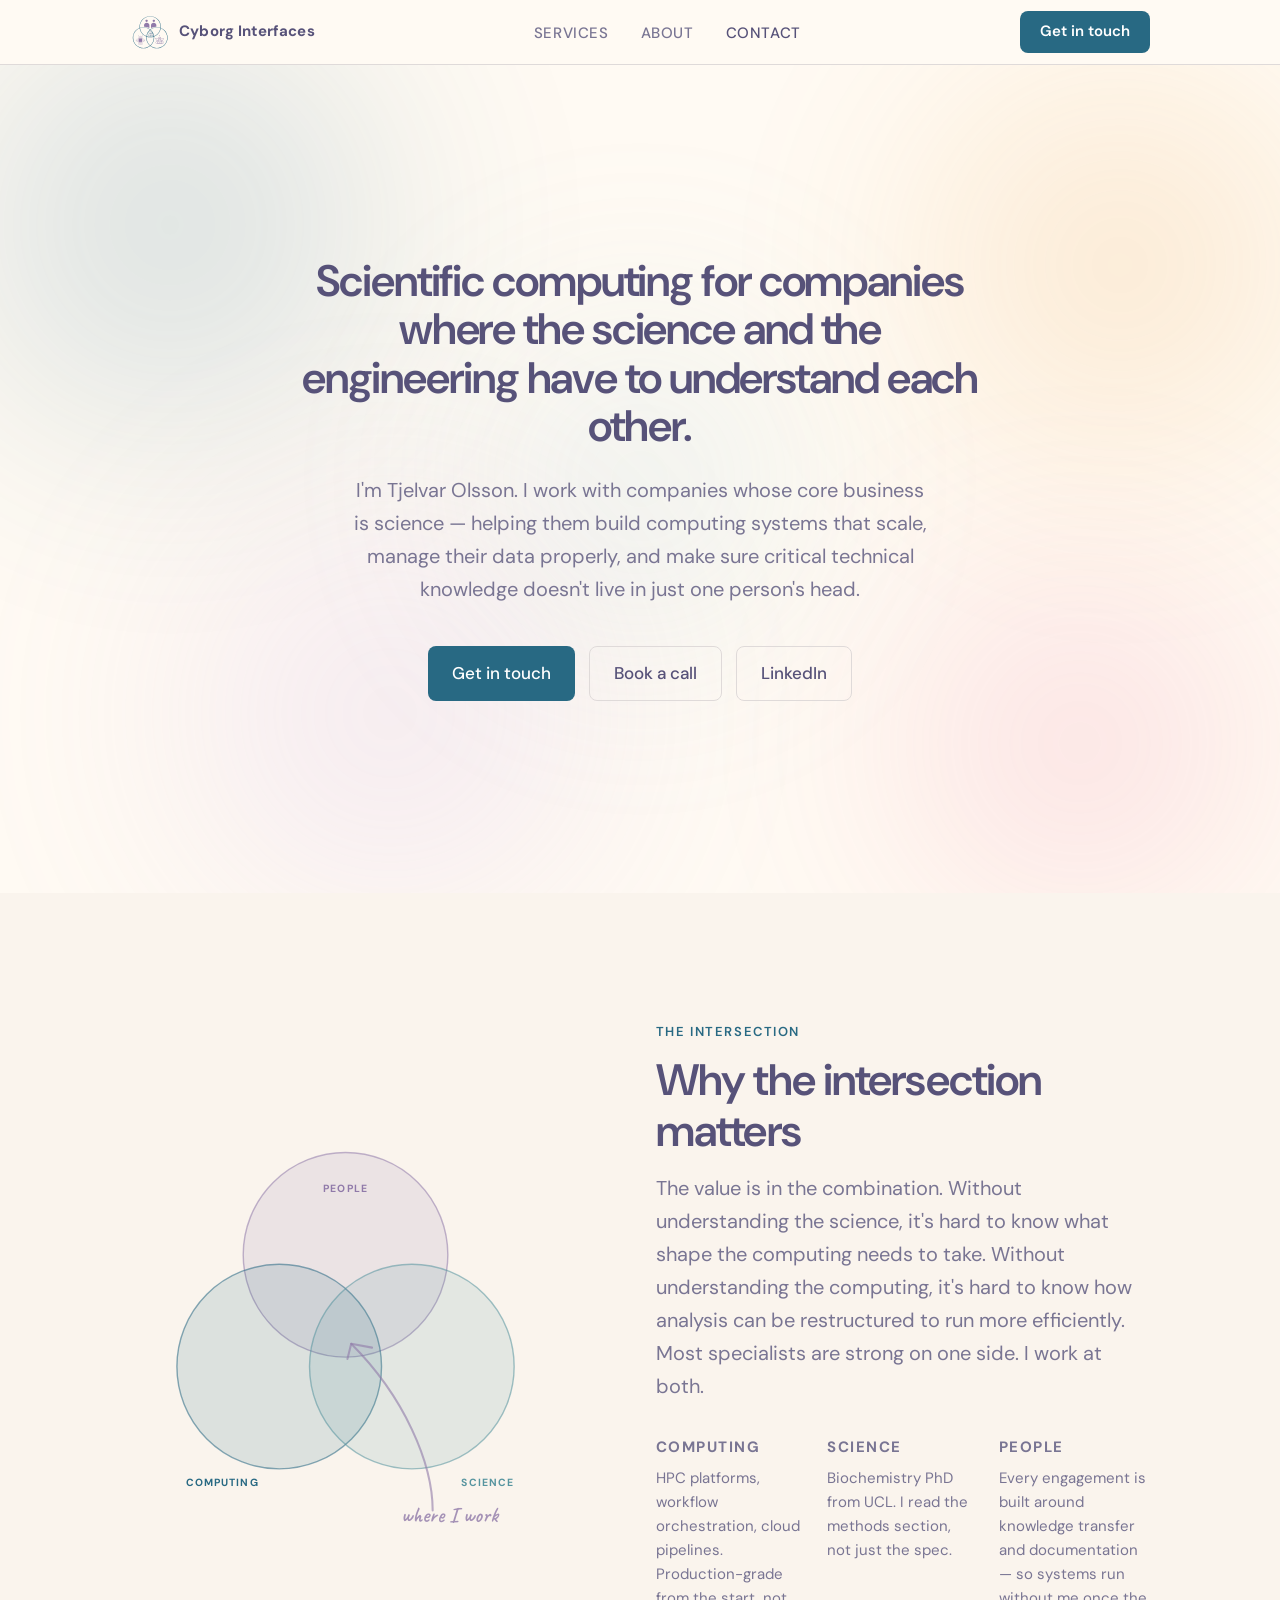
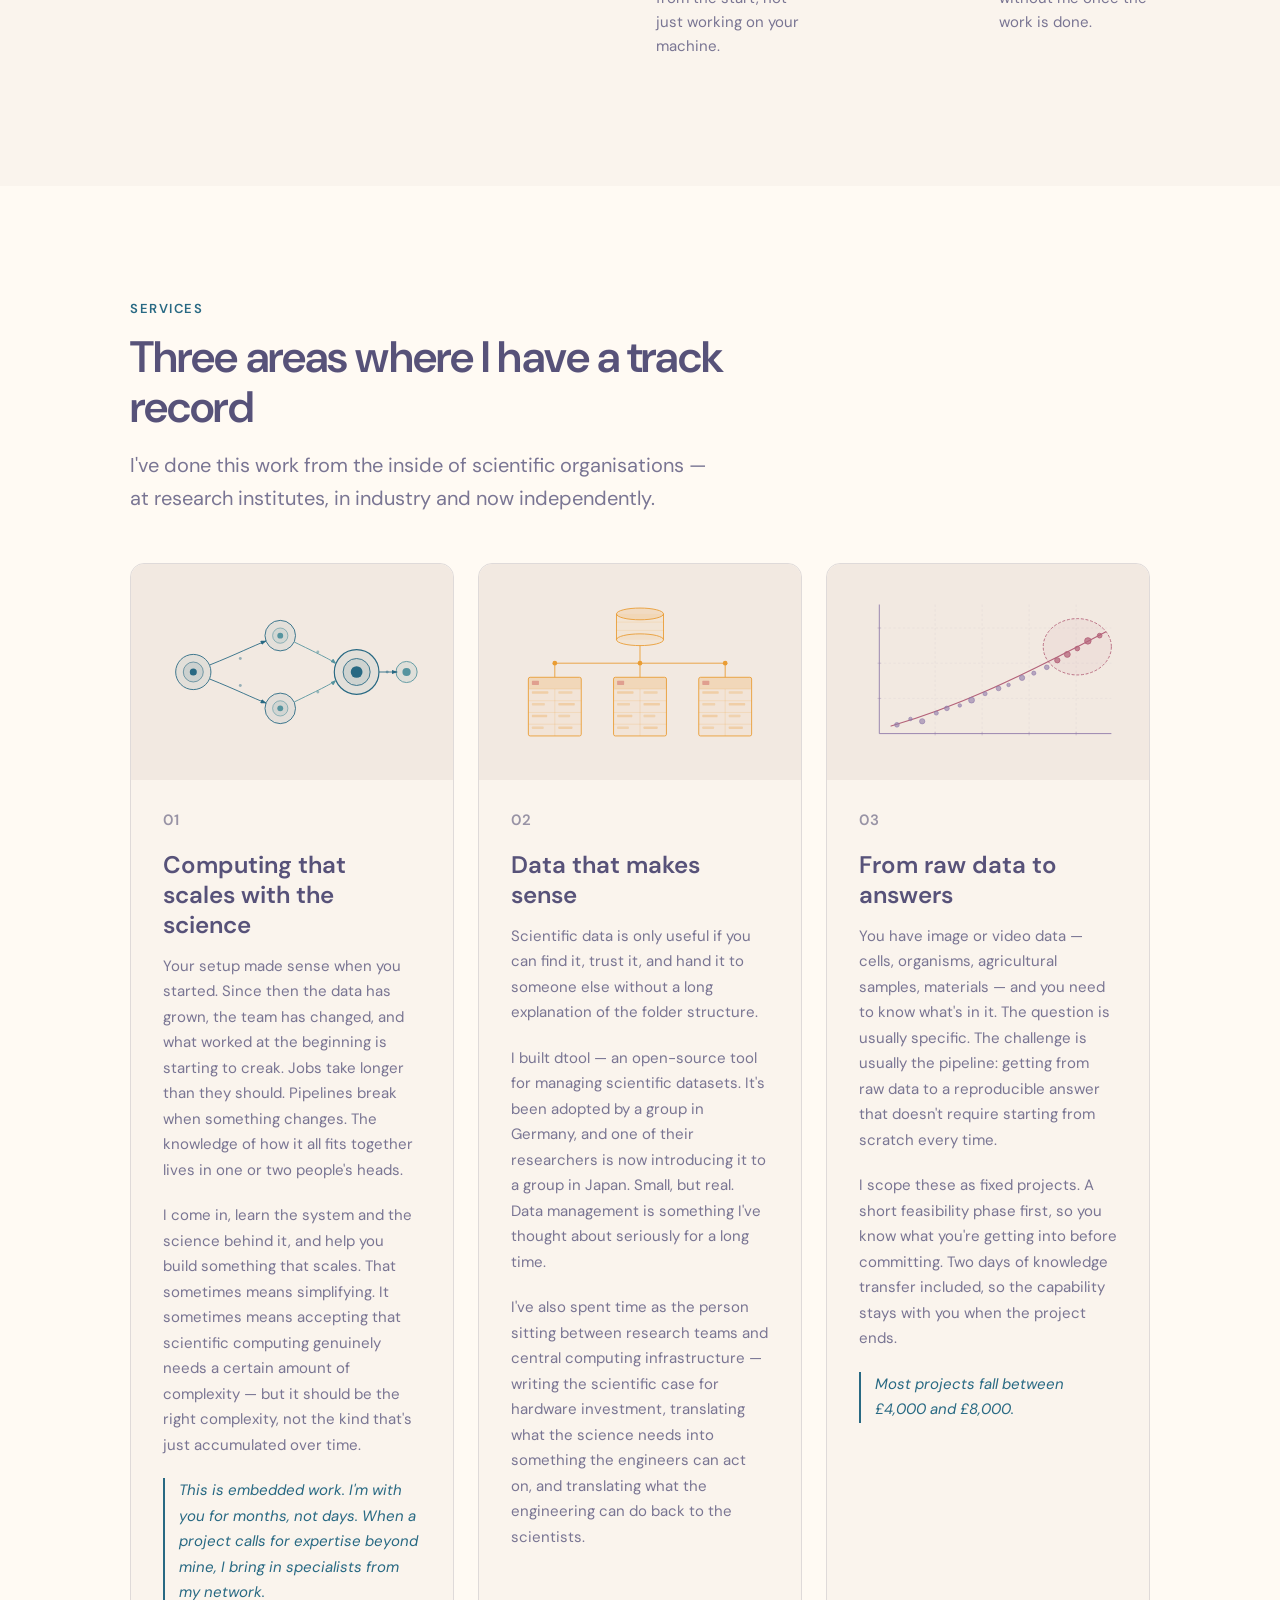
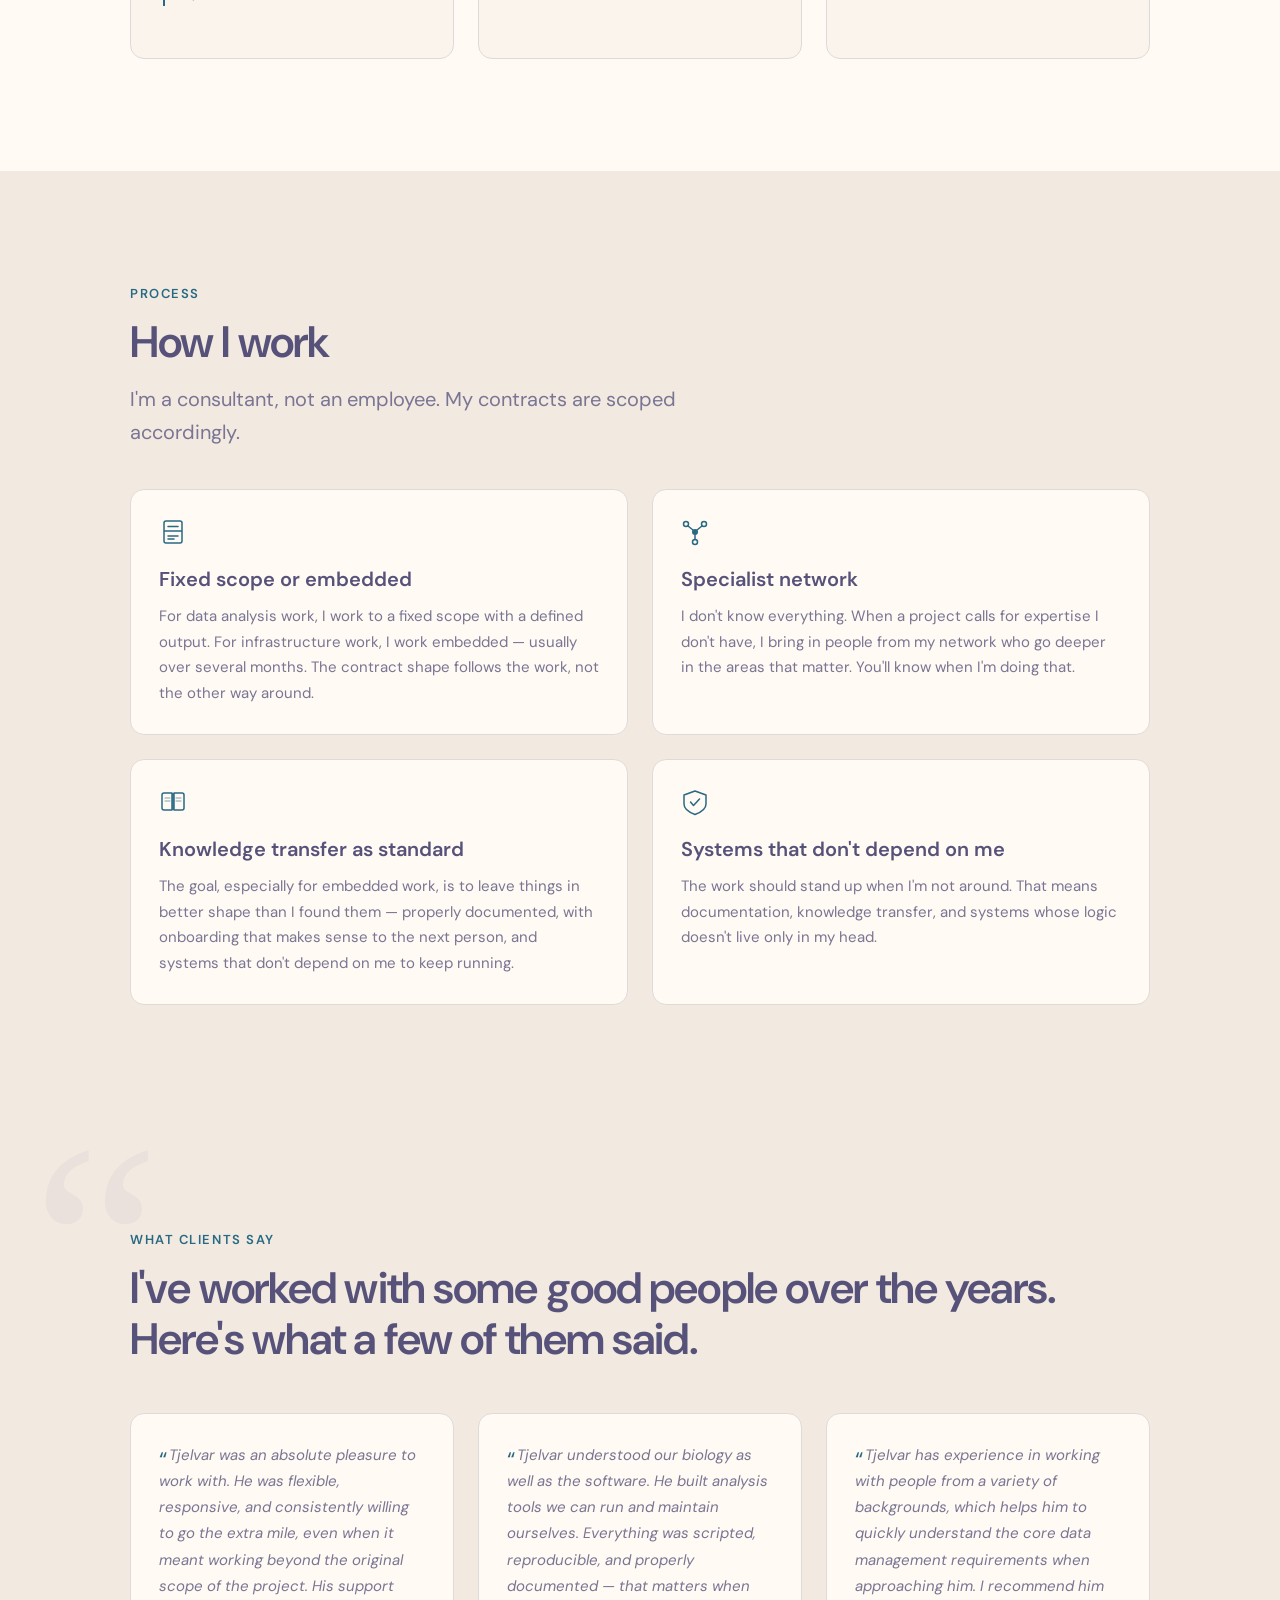
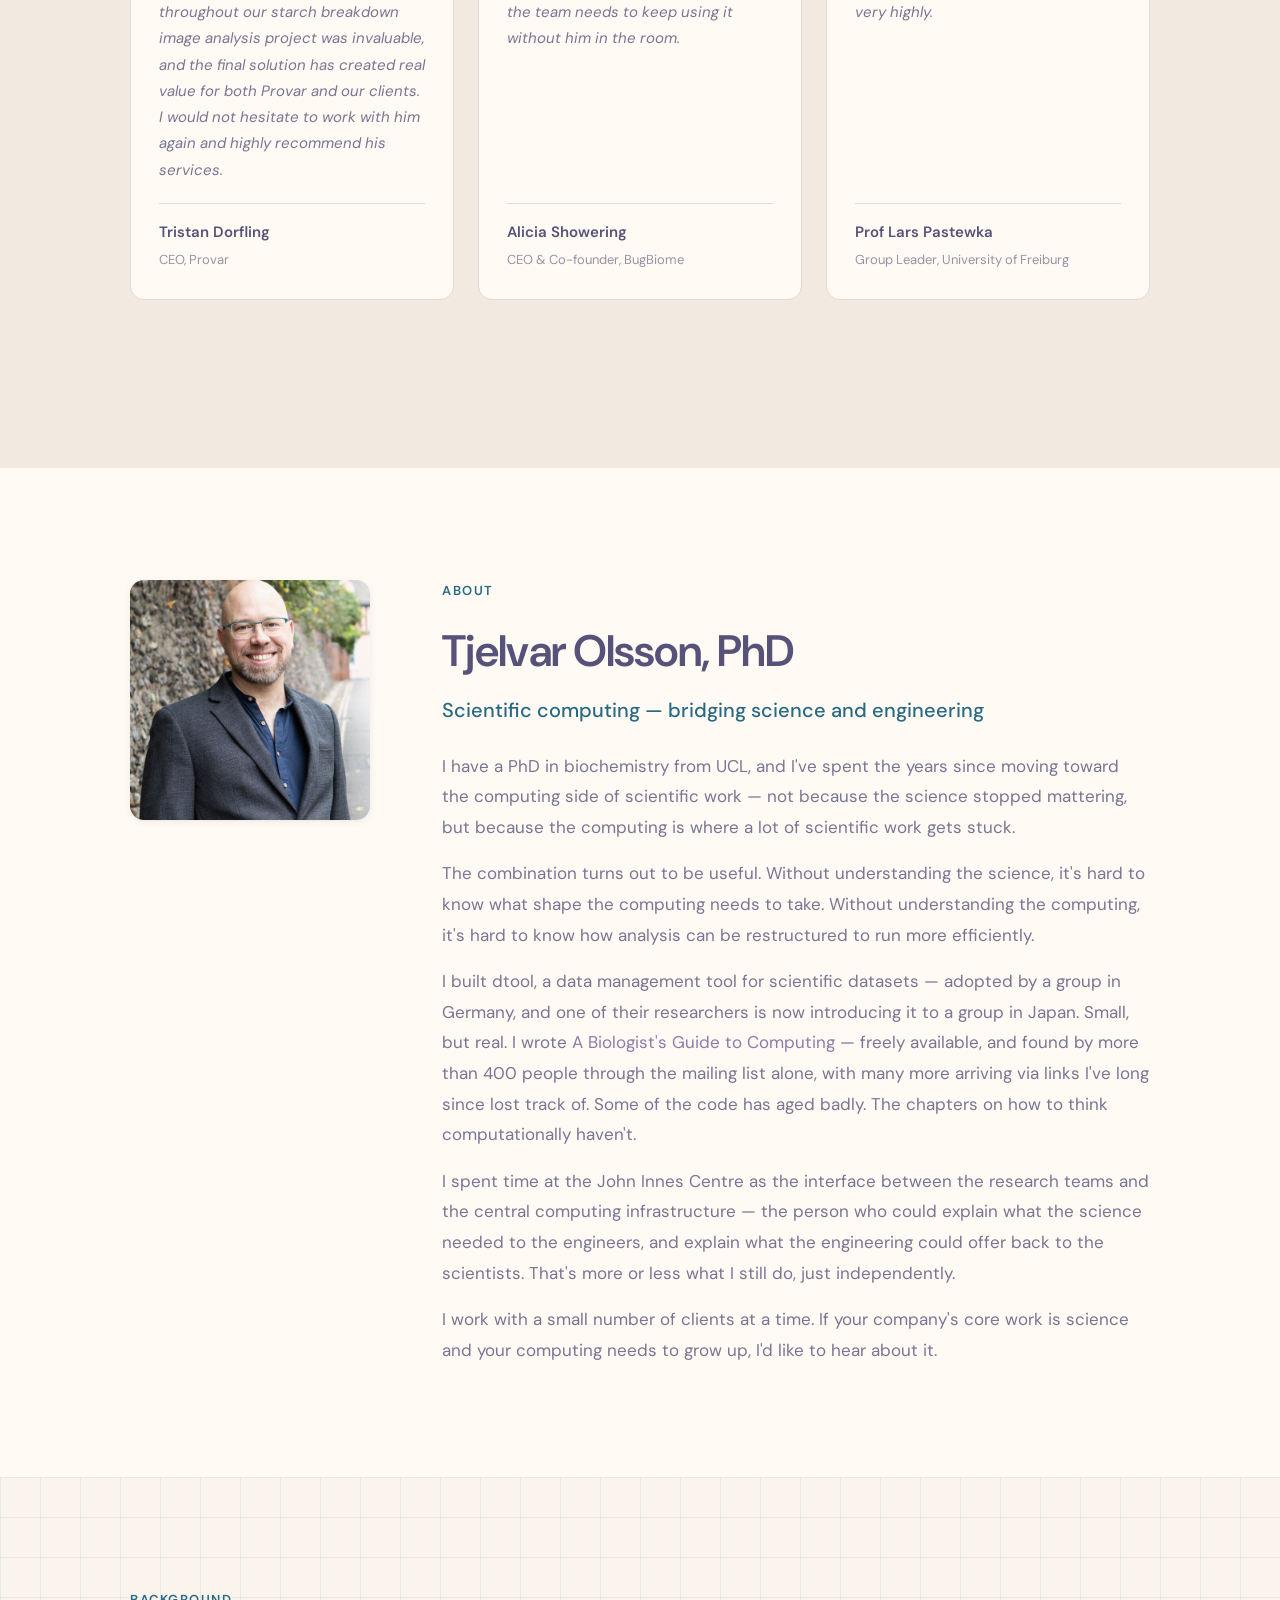
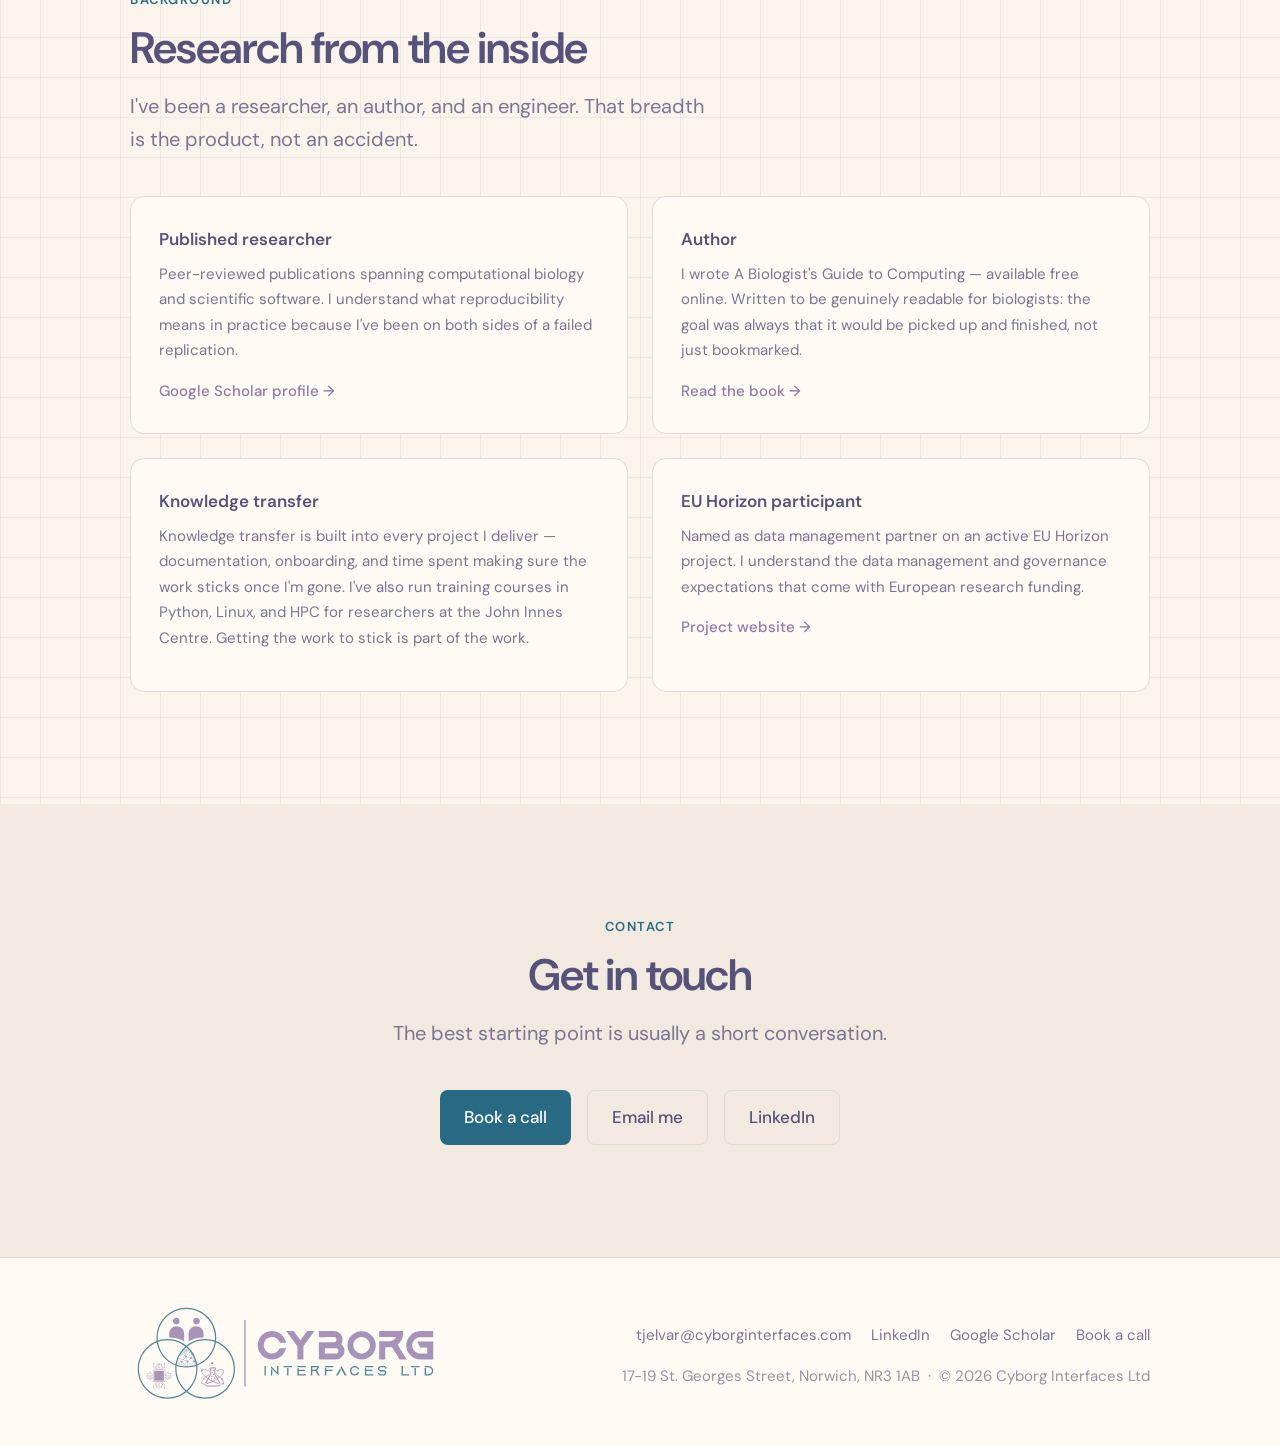
<file: site/index.html>
<!DOCTYPE html>
<html lang="en">
<head>
  <meta charset="UTF-8">
  <meta name="viewport" content="width=device-width, initial-scale=1.0">
  <title>Cyborg Interfaces — Tjelvar Olsson</title>
  <meta name="description" content="Scientific computing for companies whose core business is science. I help you build systems that scale, manage your data properly, and keep critical technical knowledge out of just one person&#39;s head.">
  <link rel="stylesheet" href="style.css">
  <link rel="icon" href="assets/favicon.svg" type="image/svg+xml">
  <link rel="icon" href="assets/favicon.ico" sizes="32x32"><!-- ICO fallback for browsers that request /favicon.ico -->

  <!-- Gradient mesh hero styles -->
  <style>
    /* ── Blobs ─────────────────────────────────────────────── */
    .blob {
      position: absolute;
      border-radius: 50%;
      filter: blur(100px);
      opacity: 0.22;
      pointer-events: none;
      will-change: transform;
    }

    @media (prefers-color-scheme: dark) {
      .blob { opacity: 0.48; filter: blur(90px); }
    }

    .blob-pine {
      width: 700px; height: 600px;
      top: -140px; left: -180px;
      background: radial-gradient(circle at center, #31748f 0%, transparent 68%);
      animation: blob-pine 22s ease-in-out infinite;
    }
    .blob-gold {
      width: 600px; height: 560px;
      top: -80px; right: -140px;
      background: radial-gradient(circle at center, #ea9d34 0%, transparent 68%);
      animation: blob-gold 28s ease-in-out infinite;
    }
    .blob-iris {
      width: 660px; height: 600px;
      bottom: -120px; left: 60px;
      background: radial-gradient(circle at center, #c4a7e7 0%, transparent 68%);
      animation: blob-iris 19s ease-in-out infinite;
    }
    .blob-foam {
      width: 500px; height: 460px;
      top: 50%; left: 50%;
      transform: translate(-50%, -50%);
      background: radial-gradient(circle at center, #9ccfd8 0%, transparent 68%);
      animation: blob-foam 15s ease-in-out infinite;
    }
    .blob-love {
      width: 560px; height: 500px;
      bottom: -100px; right: -80px;
      background: radial-gradient(circle at center, #eb6f92 0%, transparent 68%);
      animation: blob-love 32s ease-in-out infinite;
    }

    @keyframes blob-pine {
      0%,100% { transform: translate(  0%,   0%); }
      25%      { transform: translate( 18%,  22%); }
      50%      { transform: translate( 38%,   8%); }
      75%      { transform: translate( 12%,  32%); }
    }
    @keyframes blob-gold {
      0%,100% { transform: translate(  0%,   0%); }
      33%      { transform: translate(-22%,  28%); }
      66%      { transform: translate(  8%,  42%); }
    }
    @keyframes blob-iris {
      0%,100% { transform: translate(  0%,   0%); }
      30%      { transform: translate( 20%, -18%); }
      60%      { transform: translate( 40%, -30%); }
      80%      { transform: translate( 10%, -10%); }
    }
    @keyframes blob-foam {
      0%,100% { transform: translate(-50%, -50%); }
      20%      { transform: translate(-32%, -62%); }
      40%      { transform: translate(-58%, -40%); }
      60%      { transform: translate(-44%, -66%); }
      80%      { transform: translate(-62%, -52%); }
    }
    @keyframes blob-love {
      0%,100% { transform: translate(  0%,   0%); }
      35%      { transform: translate(-28%, -12%); }
      65%      { transform: translate(-10%, -38%); }
    }

    @media (prefers-reduced-motion: reduce) {
      .blob { animation: none; }
    }

    @media (max-width: 600px) {
      .blob { filter: blur(60px); }
      .blob-pine, .blob-gold, .blob-iris,
      .blob-love { width: 360px; height: 320px; }
      .blob-foam  { width: 280px; height: 260px; }
    }

    /* ── Hero layout override: centered, full-height ────────── */
    .hero--mesh {
      min-height: 92vh;
      padding-block: clamp(6rem, 14vw, 10rem);
      display: flex;
      align-items: center;
    }

    .hero--mesh .hero__inner {
      max-width: 680px;
      margin-inline: auto;
      text-align: center;
      position: relative;
      z-index: 1;
    }

    .hero--mesh .hero__heading {
      font-size: var(--text-3xl);
    }

    .hero--mesh .hero__sub {
      margin-inline: auto;
    }

    .hero--mesh .hero__actions {
      justify-content: center;
    }
  </style>
</head>
<body>

  <header class="nav">
    <div class="container">
      <nav class="nav__inner" aria-label="Main navigation">

        <a class="nav__logo" href="#home" aria-label="Cyborg Interfaces — home">
          <picture>
            <source srcset="assets/logo-mark-dark.svg" media="(prefers-color-scheme: dark)">
            <img src="assets/logo-mark-light.svg" alt="" aria-hidden="true" height="36">
          </picture>
          <span class="nav__logo-text">Cyborg Interfaces</span>
        </a>

        <button class="nav__toggle" id="nav-toggle"
                aria-label="Toggle navigation" aria-expanded="false"
                aria-controls="nav-links">
          <span></span><span></span><span></span>
        </button>

        <ul class="nav__links" id="nav-links">
          <li><a href="#services">Services</a></li>
          <li><a href="#about">About</a></li>
          <li><a href="#contact">Contact</a></li>
        </ul>

        <a class="nav__cta" href="mailto:tjelvar@cyborginterfaces.com">Get in touch</a>
      </nav>
    </div>
  </header>

  <main>

    <!-- ── Hero (gradient mesh) ──────────────────────────────── -->
    <section class="hero hero--mesh" id="home">
      <div class="blob blob-pine"  aria-hidden="true"></div>
      <div class="blob blob-gold"  aria-hidden="true"></div>
      <div class="blob blob-iris"  aria-hidden="true"></div>
      <div class="blob blob-foam"  aria-hidden="true"></div>
      <div class="blob blob-love"  aria-hidden="true"></div>

      <div class="container">
        <div class="hero__inner">
          <h1 class="hero__heading">Scientific computing for companies where the science and the engineering have to understand each other.</h1>
          <p class="hero__sub">I&#39;m Tjelvar Olsson. I work with companies whose core business is science — helping them build computing systems that scale, manage their data properly, and make sure critical technical knowledge doesn&#39;t live in just one person&#39;s head.</p>
          <div class="hero__actions">
            <a href="mailto:tjelvar@cyborginterfaces.com" class="btn btn--primary">Get in touch</a>
            <a href="https://calendly.com/tjelvar-olsson/intro-call" class="btn btn--outline">Book a call</a>
            <a href="https://www.linkedin.com/in/tjelvarolsson/" class="btn btn--outline">LinkedIn</a>
          </div>
        </div>
      </div>
    </section>

    <!-- ── Intersection ───────────────────────────────────────── -->
    <section class="intersection" id="why">
      <div class="container">
        <div class="intersection__layout">

          <div class="venn-wrap" data-reveal>
            <svg class="venn" viewBox="0 0 380 415"
                 xmlns="http://www.w3.org/2000/svg" aria-hidden="true">
              <circle cx="180" cy="118" r="108"
                      fill="var(--iris)" fill-opacity="0.14"
                      stroke="var(--iris)" stroke-width="1.5" stroke-opacity="0.55"/>
              <circle cx="110" cy="236" r="108"
                      fill="var(--pine)" fill-opacity="0.14"
                      stroke="var(--pine)" stroke-width="1.5" stroke-opacity="0.55"/>
              <circle cx="250" cy="236" r="108"
                      fill="var(--foam)" fill-opacity="0.14"
                      stroke="var(--foam)" stroke-width="1.5" stroke-opacity="0.55"/>
              <text x="180" y="52" text-anchor="middle"
                    font-family="DM Sans, system-ui, sans-serif"
                    font-size="11" font-weight="700" letter-spacing="0.1em"
                    fill="var(--iris)">PEOPLE</text>
              <text x="50" y="362" text-anchor="middle"
                    font-family="DM Sans, system-ui, sans-serif"
                    font-size="11" font-weight="700" letter-spacing="0.1em"
                    fill="var(--pine)">COMPUTING</text>
              <text x="330" y="362" text-anchor="middle"
                    font-family="DM Sans, system-ui, sans-serif"
                    font-size="11" font-weight="700" letter-spacing="0.1em"
                    fill="var(--foam)">SCIENCE</text>
              <!-- hand-drawn annotation -->
              <text x="290" y="400" text-anchor="middle"
                    font-family="Caveat, cursive" font-size="23" font-weight="600"
                    fill="var(--iris)" opacity="0.8">where I work</text>
              <!-- arrow shaft: cubic bezier from near the text to the intersection -->
              <!-- M = start point (near text), C = two control points then end point (intersection tip) -->
              <path d="M 272,388 C 272,338 242,268 186,212"
                    fill="none" stroke="var(--iris)" stroke-width="2.2"
                    stroke-linecap="round" opacity="0.6"/>
              <!-- arrowhead: single connected stroke, left-wing → tip → right-wing -->
              <!-- tip is the middle point (186,212) — same as shaft end point above -->
              <!-- left wing:  first point  (200,228) — adjust x/y to rotate that wing -->
              <!-- right wing: third point  (172,228) — adjust x/y to rotate that wing -->
              <path d="M 208,216 L 186,212 L 182,228"
                    fill="none" stroke="var(--iris)" stroke-width="2.2"
                    stroke-linecap="round" stroke-linejoin="round" opacity="0.6"/>
            </svg>
          </div>

          <div class="intersection__text">
            <span class="section-label" data-reveal>The intersection</span>
            <h2 class="section-heading" data-reveal data-delay="100">Why the intersection matters</h2>
            <p class="section-sub" data-reveal data-delay="200">The value is in the combination. Without understanding the science, it&#39;s hard to know what shape the computing needs to take. Without understanding the computing, it&#39;s hard to know how analysis can be restructured to run more efficiently. Most specialists are strong on one side. I work at both.</p>
            <div class="circles-grid" data-reveal data-delay="300">
              <div class="circle-item">
                <p class="circle-item__label circle-item__label--computing">Computing</p>
                <p>HPC platforms, workflow orchestration, cloud pipelines. Production-grade from the start, not just working on your machine.</p>
              </div>
              <div class="circle-item">
                <p class="circle-item__label circle-item__label--science">Science</p>
                <p>Biochemistry PhD from UCL. I read the methods section, not just the spec.</p>
              </div>
              <div class="circle-item">
                <p class="circle-item__label circle-item__label--people">People</p>
                <p>Every engagement is built around knowledge transfer and documentation — so systems run without me once the work is done.</p>
              </div>
            </div>
          </div>

        </div>
      </div>
    </section>

    <!-- ── Services: pillars ─────────────────────────────────── -->
    <section class="pillars" id="services">
      <div class="container">
        <div class="pillars__intro">
          <span class="section-label" data-reveal>Services</span>
          <h2 class="section-heading" data-reveal data-delay="100">Three areas where I have a track record</h2>
          <p class="section-sub" data-reveal data-delay="200">I&#39;ve done this work from the inside of scientific organisations — at research institutes, in industry and now independently.</p>
        </div>

        <div class="pillars__grid">
          <div class="pillar-card" data-reveal>
            <div class="pillar-card__illustration" aria-hidden="true">
              <img src="images/pillar-workflows.svg" alt="">
            </div>
            <p class="pillar-card__number">01</p>
            <h3 class="pillar-card__title">Computing that scales with the science</h3>
            <p class="pillar-card__body">Your setup made sense when you started. Since then the data has grown, the team has changed, and what worked at the beginning is starting to creak. Jobs take longer than they should. Pipelines break when something changes. The knowledge of how it all fits together lives in one or two people&#39;s heads.</p>
            <p class="pillar-card__body">I come in, learn the system and the science behind it, and help you build something that scales. That sometimes means simplifying. It sometimes means accepting that scientific computing genuinely needs a certain amount of complexity — but it should be the right complexity, not the kind that&#39;s just accumulated over time.</p>
            <p class="pillar-card__body pillar-card__note">This is embedded work. I&#39;m with you for months, not days. When a project calls for expertise beyond mine, I bring in specialists from my network.</p>
          </div>

          <div class="pillar-card" data-reveal data-delay="100">
            <div class="pillar-card__illustration" aria-hidden="true">
              <img src="images/pillar-data.svg" alt="">
            </div>
            <p class="pillar-card__number">02</p>
            <h3 class="pillar-card__title">Data that makes sense</h3>
            <p class="pillar-card__body">Scientific data is only useful if you can find it, trust it, and hand it to someone else without a long explanation of the folder structure.</p>
            <p class="pillar-card__body">I built dtool — an open-source tool for managing scientific datasets. It&#39;s been adopted by a group in Germany, and one of their researchers is now introducing it to a group in Japan. Small, but real. Data management is something I&#39;ve thought about seriously for a long time.</p>
            <p class="pillar-card__body">I&#39;ve also spent time as the person sitting between research teams and central computing infrastructure — writing the scientific case for hardware investment, translating what the science needs into something the engineers can act on, and translating what the engineering can do back to the scientists.</p>
          </div>

          <div class="pillar-card" data-reveal data-delay="200">
            <div class="pillar-card__illustration" aria-hidden="true">
              <img src="images/pillar-analysis.svg" alt="">
            </div>
            <p class="pillar-card__number">03</p>
            <h3 class="pillar-card__title">From raw data to answers</h3>
            <p class="pillar-card__body">You have image or video data — cells, organisms, agricultural samples, materials — and you need to know what&#39;s in it. The question is usually specific. The challenge is usually the pipeline: getting from raw data to a reproducible answer that doesn&#39;t require starting from scratch every time.</p>
            <p class="pillar-card__body">I scope these as fixed projects. A short feasibility phase first, so you know what you&#39;re getting into before committing. Two days of knowledge transfer included, so the capability stays with you when the project ends.</p>
            <p class="pillar-card__body pillar-card__note">Most projects fall between £4,000 and £8,000.</p>
          </div>
        </div>
      </div>
    </section>

    <!-- ── How I work ─────────────────────────────────────────── -->
    <section class="how-i-work">
      <div class="container">
        <span class="section-label" data-reveal>Process</span>
        <h2 class="section-heading" data-reveal data-delay="100">How I work</h2>
        <p class="section-sub" data-reveal data-delay="150">I&#39;m a consultant, not an employee. My contracts are scoped accordingly.</p>
        <div class="how-i-work__grid">
          <div class="work-item" data-reveal>
            <svg class="work-item__icon" viewBox="0 0 28 28" xmlns="http://www.w3.org/2000/svg" aria-hidden="true">
              <rect x="5" y="3" width="18" height="22" rx="2" fill="none" stroke="currentColor" stroke-width="1.5"/>
              <line x1="5" y1="13" x2="23" y2="13" stroke="currentColor" stroke-width="1.5"/>
              <line x1="9" y1="8.5" x2="19" y2="8.5" stroke="currentColor" stroke-width="1.5" stroke-linecap="round"/>
              <line x1="9" y1="18" x2="19" y2="18" stroke="currentColor" stroke-width="1.5" stroke-linecap="round"/>
              <line x1="9" y1="21" x2="15" y2="21" stroke="currentColor" stroke-width="1.5" stroke-linecap="round"/>
            </svg>
            <h3 class="work-item__title">Fixed scope or embedded</h3>
            <p>For data analysis work, I work to a fixed scope with a defined output. For infrastructure work, I work embedded — usually over several months. The contract shape follows the work, not the other way around.</p>
          </div>
          <div class="work-item" data-reveal data-delay="100">
            <svg class="work-item__icon" viewBox="0 0 28 28" xmlns="http://www.w3.org/2000/svg" aria-hidden="true">
              <circle cx="14" cy="14" r="3" fill="currentColor"/>
              <circle cx="5" cy="6" r="2.5" fill="none" stroke="currentColor" stroke-width="1.5"/>
              <circle cx="23" cy="6" r="2.5" fill="none" stroke="currentColor" stroke-width="1.5"/>
              <circle cx="14" cy="24" r="2.5" fill="none" stroke="currentColor" stroke-width="1.5"/>
              <line x1="7" y1="8" x2="12" y2="12" stroke="currentColor" stroke-width="1.5" stroke-linecap="round"/>
              <line x1="21" y1="8" x2="16" y2="12" stroke="currentColor" stroke-width="1.5" stroke-linecap="round"/>
              <line x1="14" y1="17" x2="14" y2="21.5" stroke="currentColor" stroke-width="1.5" stroke-linecap="round"/>
            </svg>
            <h3 class="work-item__title">Specialist network</h3>
            <p>I don&#39;t know everything. When a project calls for expertise I don&#39;t have, I bring in people from my network who go deeper in the areas that matter. You&#39;ll know when I&#39;m doing that.</p>
          </div>
          <div class="work-item" data-reveal data-delay="200">
            <svg class="work-item__icon" viewBox="0 0 28 28" xmlns="http://www.w3.org/2000/svg" aria-hidden="true">
              <path d="M3 7C3 5.9 3.9 5 5 5L13 5L13 22L5 22C3.9 22 3 21.1 3 20Z" fill="none" stroke="currentColor" stroke-width="1.5" stroke-linejoin="round"/>
              <path d="M15 5L23 5C24.1 5 25 5.9 25 7L25 20C25 21.1 24.1 22 23 22L15 22Z" fill="none" stroke="currentColor" stroke-width="1.5" stroke-linejoin="round"/>
              <line x1="14" y1="5" x2="14" y2="22" stroke="currentColor" stroke-width="1.5"/>
              <line x1="6" y1="10" x2="11" y2="10" stroke="currentColor" stroke-width="1" stroke-linecap="round" opacity="0.6"/>
              <line x1="6" y1="13" x2="11" y2="13" stroke="currentColor" stroke-width="1" stroke-linecap="round" opacity="0.6"/>
              <line x1="17" y1="10" x2="22" y2="10" stroke="currentColor" stroke-width="1" stroke-linecap="round" opacity="0.6"/>
              <line x1="17" y1="13" x2="22" y2="13" stroke="currentColor" stroke-width="1" stroke-linecap="round" opacity="0.6"/>
            </svg>
            <h3 class="work-item__title">Knowledge transfer as standard</h3>
            <p>The goal, especially for embedded work, is to leave things in better shape than I found them — properly documented, with onboarding that makes sense to the next person, and systems that don&#39;t depend on me to keep running.</p>
          </div>
          <div class="work-item" data-reveal data-delay="300">
            <svg class="work-item__icon" viewBox="0 0 28 28" xmlns="http://www.w3.org/2000/svg" aria-hidden="true">
              <path d="M14 3L25 7L25 16C25 21 19.5 24.5 14 26.5C8.5 24.5 3 21 3 16L3 7Z" fill="none" stroke="currentColor" stroke-width="1.5" stroke-linejoin="round"/>
              <path d="M9.5 14L12.5 17.5L18.5 11" fill="none" stroke="currentColor" stroke-width="1.5" stroke-linecap="round" stroke-linejoin="round"/>
            </svg>
            <h3 class="work-item__title">Systems that don&#39;t depend on me</h3>
            <p>The work should stand up when I&#39;m not around. That means documentation, knowledge transfer, and systems whose logic doesn&#39;t live only in my head.</p>
          </div>
        </div>
      </div>
    </section>

    <!-- ── Testimonials ───────────────────────────────────────── -->
    <section class="testimonials" id="testimonials">
      <div class="container">
        <span class="section-label" data-reveal>What clients say</span>
        <h2 class="section-heading" data-reveal data-delay="100">I&#39;ve worked with some good people over the years. Here&#39;s what a few of them said.</h2>

        <div class="testimonials__grid">
          <div class="testimonial-card" data-reveal>
            <p class="testimonial-card__quote">Tjelvar was an absolute pleasure to work with. He was flexible, responsive, and consistently willing to go the extra mile, even when it meant working beyond the original scope of the project. His support throughout our starch breakdown image analysis project was invaluable, and the final solution has created real value for both Provar and our clients. I would not hesitate to work with him again and highly recommend his services.</p>
            <div class="testimonial-card__attribution">
              <strong>Tristan Dorfling</strong>
              <span>CEO, Provar</span>
            </div>
          </div>
          <div class="testimonial-card" data-reveal data-delay="100">
            <p class="testimonial-card__quote">Tjelvar understood our biology as well as the software. He built analysis tools we can run and maintain ourselves. Everything was scripted, reproducible, and properly documented — that matters when the team needs to keep using it without him in the room.</p>
            <div class="testimonial-card__attribution">
              <strong>Alicia Showering</strong>
              <span>CEO &amp; Co-founder, BugBiome</span>
            </div>
          </div>
          <div class="testimonial-card" data-reveal data-delay="200">
            <p class="testimonial-card__quote">Tjelvar has experience in working with people from a variety of backgrounds, which helps him to quickly understand the core data management requirements when approaching him. I recommend him very highly.</p>
            <div class="testimonial-card__attribution">
              <strong>Prof Lars Pastewka</strong>
              <span>Group Leader, University of Freiburg</span>
            </div>
          </div>
        </div>

      </div>
    </section>

    <!-- ── About ─────────────────────────────────────────────── -->
    <section class="about-intro" id="about">
      <div class="container">
        <div class="about-intro__layout">

          <div class="about-intro__photo-wrap" data-reveal>
            <img class="about-intro__photo"
                 src="assets/tjelvar.jpg"
                 alt="Tjelvar Olsson">
          </div>

          <div>
            <span class="section-label" data-reveal>About</span>
            <h2 class="about-intro__name" data-reveal data-delay="50">Tjelvar Olsson, PhD</h2>
            <p class="about-intro__role" data-reveal data-delay="100">Scientific computing — bridging science and engineering</p>
            <div class="about-intro__bio">
              <p data-reveal data-delay="150">I have a PhD in biochemistry from UCL, and I&#39;ve spent the years since moving toward the computing side of scientific work — not because the science stopped mattering, but because the computing is where a lot of scientific work gets stuck.</p>
              <p data-reveal data-delay="200">The combination turns out to be useful. Without understanding the science, it&#39;s hard to know what shape the computing needs to take. Without understanding the computing, it&#39;s hard to know how analysis can be restructured to run more efficiently.</p>
              <p data-reveal data-delay="250">I built dtool, a data management tool for scientific datasets — adopted by a group in Germany, and one of their researchers is now introducing it to a group in Japan. Small, but real. I wrote <a href="http://book.biologistsguide2computing.com/" target="_blank" rel="noopener">A Biologist's Guide to Computing</a> — freely available, and found by more than 400 people through the mailing list alone, with many more arriving via links I've long since lost track of. Some of the code has aged badly. The chapters on how to think computationally haven't.</p>
              <p data-reveal data-delay="300">I spent time at the John Innes Centre as the interface between the research teams and the central computing infrastructure — the person who could explain what the science needed to the engineers, and explain what the engineering could offer back to the scientists. That&#39;s more or less what I still do, just independently.</p>
              <p data-reveal data-delay="350">I work with a small number of clients at a time. If your company&#39;s core work is science and your computing needs to grow up, I&#39;d like to hear about it.</p>
            </div>
          </div>

        </div>
      </div>
    </section>

    <!-- ── Depth signals ──────────────────────────────────────── -->
    <section class="depth-signals">
      <div class="container">
        <span class="section-label" data-reveal>Background</span>
        <h2 class="section-heading" data-reveal data-delay="100">Research from the inside</h2>
        <p class="section-sub" data-reveal data-delay="200">I&#39;ve been a researcher, an author, and an engineer. That breadth is the product, not an accident.</p>

        <div class="signals-grid">
          <div class="signal-item" data-reveal>
            <h3 class="signal-item__title">Published researcher</h3>
            <p>Peer-reviewed publications spanning computational biology and scientific software. I understand what reproducibility means in practice because I&#39;ve been on both sides of a failed replication.</p>
            <a href="https://scholar.google.com/citations?user=C6zQlvoAAAAJ&amp;hl=en"
               target="_blank" rel="noopener">Google Scholar profile →</a>
          </div>

          <div class="signal-item" data-reveal data-delay="100">
            <h3 class="signal-item__title">Author</h3>
            <p>I wrote A Biologist&#39;s Guide to Computing — available free online. Written to be genuinely readable for biologists: the goal was always that it would be picked up and finished, not just bookmarked.</p>
            <a href="https://book.biologistsguide2computing.com/"
               target="_blank" rel="noopener">Read the book →</a>
          </div>

          <div class="signal-item" data-reveal data-delay="200">
            <h3 class="signal-item__title">Knowledge transfer</h3>
            <p>Knowledge transfer is built into every project I deliver — documentation, onboarding, and time spent making sure the work sticks once I&#39;m gone. I&#39;ve also run training courses in Python, Linux, and HPC for researchers at the John Innes Centre. Getting the work to stick is part of the work.</p>
          </div>

          <div class="signal-item" data-reveal data-delay="300">
            <h3 class="signal-item__title">EU Horizon participant</h3>
            <p>Named as data management partner on an active EU Horizon project. I understand the data management and governance expectations that come with European research funding.</p>
            <a href="https://sheepheatit.eu/"
               target="_blank" rel="noopener">Project website →</a>
          </div>
        </div>
      </div>
    </section>

    <!-- ── Contact ────────────────────────────────────────────── -->
    <section class="contact-section" id="contact">
      <div class="container">
        <span class="section-label" data-reveal>Contact</span>
        <h2 class="section-heading" data-reveal data-delay="100">Get in touch</h2>
        <p class="section-sub" data-reveal data-delay="200">The best starting point is usually a short conversation.</p>
        <div class="contact-section__actions" data-reveal data-delay="300">
          <a href="https://calendly.com/tjelvar-olsson/intro-call" class="btn btn--primary">Book a call</a>
          <a href="mailto:tjelvar@cyborginterfaces.com" class="btn btn--outline">Email me</a>
          <a href="https://www.linkedin.com/in/tjelvarolsson/" class="btn btn--outline">LinkedIn</a>
        </div>
      </div>
    </section>

  </main>

  <footer class="footer">
    <div class="container">
      <div class="footer__inner">
        <div class="footer__brand">
          <picture>
            <source srcset="assets/logo-dark.svg" media="(prefers-color-scheme: dark)">
            <img src="assets/logo-light.svg" alt="Cyborg Interfaces Ltd">
          </picture>
        </div>
        <div class="footer__right">
          <div class="footer__contact">
            <a href="mailto:tjelvar@cyborginterfaces.com">tjelvar@cyborginterfaces.com</a>
            <a href="https://www.linkedin.com/in/tjelvarolsson/" target="_blank" rel="noopener">LinkedIn</a>
            <a href="https://scholar.google.com/citations?user=C6zQlvoAAAAJ&hl=en" target="_blank" rel="noopener">Google Scholar</a>
            <a href="https://calendly.com/tjelvar-olsson/intro-call" target="_blank" rel="noopener">Book a call</a>
          </div>
          <p class="footer__meta">17-19 St. Georges Street, Norwich, NR3 1AB &nbsp;&middot;&nbsp; &copy; 2026 Cyborg Interfaces Ltd</p>
        </div>
      </div>
    </div>
  </footer>

  <noscript>
    <style>[data-reveal] { opacity: 1 !important; transform: none !important; }</style>
  </noscript>
  <script src="main.js"></script>
</body>
</html>
</file>
<file: site/style.css>
@import url('https://fonts.googleapis.com/css2?family=Caveat:wght@400;600&family=DM+Sans:ital,opsz,wght@0,9..40,300;0,9..40,400;0,9..40,500;0,9..40,600;1,9..40,400&display=swap');

/* ── Design tokens ─────────────────────────────────────── */

:root {
  /* Rosé Pine Dawn */
  --bg:       #faf4ed;
  --surface:  #fffaf3;
  --overlay:  #f2e9e1;
  --muted:    #9893a5;
  --subtle:   #797593;
  --text:     #575279;
  --pine:     #286983;
  --foam:     #56949f;
  --iris:     #907aa9;
  --rose:     #d7827a;
  --border:   #dfdad9;

  --font-sans: 'DM Sans', system-ui, -apple-system, sans-serif;

  --text-xs:   clamp(0.75rem,  1.2vw, 0.8125rem);
  --text-sm:   clamp(0.875rem, 1.5vw, 0.9375rem);
  --text-base: clamp(1rem,     1.8vw, 1.0625rem);
  --text-lg:   clamp(1.125rem, 2.2vw, 1.25rem);
  --text-xl:   clamp(1.25rem,  2.8vw, 1.5rem);
  --text-2xl:  clamp(1.5rem,   3.5vw, 2rem);
  --text-3xl:  clamp(1.875rem, 4.5vw, 2.75rem);
  --text-4xl:  clamp(2.25rem,  6vw,   4rem);

  --radius-sm: 4px;
  --radius:    8px;
  --radius-lg: 14px;

  --shadow:       0 2px 8px rgba(0,0,0,0.06), 0 1px 3px rgba(0,0,0,0.04);
  --shadow-hover: 0 8px 24px rgba(0,0,0,0.1), 0 3px 8px rgba(0,0,0,0.06);
  --ease: 200ms ease;
}

@media (prefers-color-scheme: dark) {
  :root {
    /* Rosé Pine Main */
    --bg:       #191724;
    --surface:  #1f1d2e;
    --overlay:  #26233a;
    --muted:    #6e6a86;
    --subtle:   #908caa;
    --text:     #e0def4;
    --pine:     #31748f;
    --foam:     #9ccfd8;
    --iris:     #c4a7e7;
    --rose:     #ebbcba;
    --border:   #403d52;

    --shadow:       0 2px 8px rgba(0,0,0,0.3),  0 1px 3px rgba(0,0,0,0.2);
    --shadow-hover: 0 8px 24px rgba(0,0,0,0.4), 0 3px 8px rgba(0,0,0,0.3);
  }

  .depth-signals {
    background-image:
      linear-gradient(rgba(49, 116, 143, 0.22) 1px, transparent 1px),
      linear-gradient(90deg, rgba(49, 116, 143, 0.22) 1px, transparent 1px);
  }
}

/* ── Reset ─────────────────────────────────────────────── */

*, *::before, *::after { box-sizing: border-box; margin: 0; padding: 0; }

html { scroll-behavior: smooth; -webkit-text-size-adjust: 100%; }

body {
  font-family: var(--font-sans);
  font-size: var(--text-base);
  line-height: 1.7;
  color: var(--text);
  background: var(--bg);
  -webkit-font-smoothing: antialiased;
}

img, svg { display: block; max-width: 100%; }
a { color: var(--iris); text-decoration: none; }
a:hover { text-decoration: underline; }

/* ── Layout ────────────────────────────────────────────── */

.container {
  width: 100%;
  max-width: 1100px;
  margin: 0 auto;
  padding-inline: clamp(1.25rem, 5vw, 2.5rem);
}

section { padding-block: clamp(4rem, 10vw, 7rem); }

/* ── Navigation ────────────────────────────────────────── */

.nav {
  position: sticky;
  top: 0;
  z-index: 100;
  background: var(--surface);
  border-bottom: 1px solid var(--border);
  backdrop-filter: blur(12px);
  -webkit-backdrop-filter: blur(12px);
}

.nav__inner {
  display: flex;
  align-items: center;
  justify-content: space-between;
  height: 4rem;
  gap: 2rem;
}

.nav__logo {
  display: flex;
  align-items: center;
  gap: 0.6rem;
  flex-shrink: 0;
  text-decoration: none;
}
.nav__logo img { height: 36px; width: auto; }

.nav__logo-text {
  font-size: var(--text-sm);
  font-weight: 700;
  letter-spacing: 0.01em;
  color: var(--text);
  white-space: nowrap;
}

.nav__logo:hover .nav__logo-text { color: var(--pine); text-decoration: none; }

.nav__links {
  display: flex;
  align-items: center;
  gap: 2rem;
  list-style: none;
}

.nav__links a {
  color: var(--subtle);
  font-size: var(--text-sm);
  font-weight: 500;
  letter-spacing: 0.04em;
  text-transform: uppercase;
  transition: color var(--ease);
}

.nav__links a:hover { color: var(--text); text-decoration: none; }
.nav__links a[aria-current="page"] { color: var(--text); }

.nav__cta {
  padding: 0.5rem 1.25rem;
  background: var(--pine);
  color: #fff !important;
  border-radius: var(--radius);
  font-size: var(--text-sm) !important;
  font-weight: 600 !important;
  letter-spacing: 0 !important;
  text-transform: none !important;
  transition: background var(--ease), transform var(--ease) !important;
}

.nav__cta:hover {
  background: var(--iris);
  transform: translateY(-1px);
  text-decoration: none !important;
}

.nav__toggle {
  display: none;
  flex-direction: column;
  justify-content: center;
  gap: 5px;
  width: 2rem;
  height: 2rem;
  background: none;
  border: none;
  cursor: pointer;
  padding: 0;
}

.nav__toggle span {
  display: block;
  height: 2px;
  background: var(--text);
  border-radius: 2px;
  transition: transform var(--ease), opacity var(--ease);
}

/* ── Buttons ───────────────────────────────────────────── */

.btn {
  display: inline-flex;
  align-items: center;
  gap: 0.4rem;
  padding: 0.75rem 1.5rem;
  border-radius: var(--radius);
  font-family: var(--font-sans);
  font-size: var(--text-base);
  font-weight: 500;
  cursor: pointer;
  text-decoration: none;
  transition: background var(--ease), transform var(--ease),
              box-shadow var(--ease), border-color var(--ease), color var(--ease);
}

.btn:hover { transform: translateY(-2px); text-decoration: none; }

.btn--primary { background: var(--pine); color: #fff; }
.btn--primary:hover { background: var(--iris); box-shadow: var(--shadow-hover); color: #fff; }

.btn--outline { background: transparent; color: var(--text); border: 1.5px solid var(--border); }
.btn--outline:hover { border-color: var(--iris); color: var(--iris); box-shadow: var(--shadow-hover); }

/* ── Section labels & headings ─────────────────────────── */

.section-label {
  display: block;
  font-size: var(--text-xs);
  font-weight: 600;
  letter-spacing: 0.12em;
  text-transform: uppercase;
  color: var(--pine);
  margin-bottom: 0.75rem;
}

.section-heading {
  font-size: var(--text-3xl);
  font-weight: 600;
  letter-spacing: -0.02em;
  line-height: 1.15;
  color: var(--text);
  margin-bottom: 1rem;
}

.section-sub {
  font-size: var(--text-lg);
  color: var(--subtle);
  max-width: 580px;
  line-height: 1.65;
}

/* ── Hero ──────────────────────────────────────────────── */

.hero {
  position: relative;
  padding-block: clamp(5rem, 14vw, 9rem);
  background: var(--surface);
  overflow: hidden;
}

.hero__bg {
  position: absolute;
  top: 0;
  right: 0;
  bottom: 0;
  width: 45%;
  display: flex;
  align-items: center;
  justify-content: flex-end;
  pointer-events: none;
  overflow: hidden;
  padding-right: 4%;
}

.hero__bg svg {
  width: 100%;
  max-width: 380px;
  height: auto;
}

.hero__inner { position: relative; max-width: 760px; }

.hero__label {
  display: inline-block;
  font-size: var(--text-xs);
  font-weight: 600;
  letter-spacing: 0.12em;
  text-transform: uppercase;
  color: var(--pine);
  margin-bottom: 1.25rem;
}

.hero__heading {
  font-size: var(--text-4xl);
  font-weight: 600;
  line-height: 1.1;
  letter-spacing: -0.025em;
  color: var(--text);
  margin-bottom: 1.5rem;
}

.hero__sub {
  font-size: var(--text-lg);
  color: var(--subtle);
  max-width: 580px;
  line-height: 1.65;
  margin-bottom: 2.5rem;
}

.hero__actions { display: flex; flex-wrap: wrap; gap: 0.875rem; }

/* ── Intersection section ──────────────────────────────── */

.intersection { background: var(--bg); }

.intersection__layout {
  display: grid;
  grid-template-columns: 1fr 1.1fr;
  gap: clamp(2rem, 6vw, 5rem);
  align-items: center;
}

.venn-wrap { display: flex; justify-content: center; align-items: center; }

.venn { width: 100%; max-width: 360px; }

.intersection__text { padding-block: 1rem; }

.circles-grid {
  display: grid;
  grid-template-columns: repeat(3, 1fr);
  gap: 1.25rem;
  margin-top: 2rem;
}

.circle-item__label {
  font-size: var(--text-xs);
  font-weight: 700;
  letter-spacing: 0.1em;
  text-transform: uppercase;
  margin-bottom: 0.4rem;
}

.circle-item__label--computing { color: var(--pine); }
.circle-item__label--science   { color: var(--foam); }
.circle-item__label--people    { color: var(--iris); }

.circle-item p {
  font-size: var(--text-sm);
  color: var(--subtle);
  line-height: 1.6;
}

/* ── Pillars ───────────────────────────────────────────── */

.pillars { background: var(--surface); }

.pillars__intro { max-width: 600px; margin-bottom: 3rem; }

.pillars__grid {
  display: grid;
  grid-template-columns: repeat(3, 1fr);
  gap: 1.5rem;
}

.pillar-card {
  background: var(--bg);
  border: 1px solid var(--border);
  border-radius: var(--radius-lg);
  padding: 2rem;
  transition: transform var(--ease), box-shadow var(--ease), border-color var(--ease);
}

.pillar-card:hover {
  transform: translateY(-4px);
  box-shadow: var(--shadow-hover);
  border-color: var(--iris);
}

.pillar-card__illustration {
  margin: -2rem -2rem 1.75rem;
  border-radius: var(--radius-lg) var(--radius-lg) 0 0;
  overflow: hidden;
  background: var(--overlay);
}

.pillar-card__illustration img {
  width: 100%;
  height: auto;
  display: block;
  padding: 1.25rem;
}

.pillar-card__number {
  font-size: var(--text-sm);
  font-weight: 600;
  color: var(--muted);
  letter-spacing: 0.06em;
  margin-bottom: 1rem;
}

.pillar-card__title {
  font-size: var(--text-xl);
  font-weight: 600;
  color: var(--text);
  margin-bottom: 0.875rem;
  line-height: 1.25;
}

.pillar-card__body {
  font-size: var(--text-sm);
  color: var(--subtle);
  line-height: 1.7;
  margin-bottom: 1.25rem;
}

.pillar-card__proof {
  font-size: var(--text-sm);
  color: var(--pine);
  font-style: italic;
  line-height: 1.55;
  padding-left: 0.875rem;
  border-left: 2px solid var(--pine);
  margin-bottom: 1.5rem;
}

.pillar-card__link {
  display: inline-flex;
  align-items: center;
  gap: 0.3rem;
  font-size: var(--text-sm);
  font-weight: 500;
  color: var(--iris);
  transition: gap var(--ease);
}

.pillar-card__link:hover { gap: 0.55rem; text-decoration: none; }

/* ── Proof strip ───────────────────────────────────────── */

.proof { background: var(--overlay); }

.proof__quote-wrap {
  max-width: 700px;
  margin: 0 auto 3rem;
  text-align: center;
}

.proof__quote {
  font-size: var(--text-xl);
  font-weight: 400;
  font-style: italic;
  color: var(--text);
  line-height: 1.65;
  margin-bottom: 1.5rem;
}

.proof__quote::before { content: '\201C'; }
.proof__quote::after  { content: '\201D'; }

.proof__attribution {
  font-size: var(--text-sm);
  font-weight: 500;
  color: var(--subtle);
}

.proof__attribution strong { color: var(--text); font-weight: 600; }

.proof__rule {
  width: 3rem;
  height: 1px;
  background: var(--border);
  margin: 0 auto 2.5rem;
}

.proof__credentials {
  display: flex;
  flex-wrap: wrap;
  justify-content: center;
  gap: 1rem 3rem;
}

.proof__cred { text-align: center; }

.proof__cred-value {
  display: block;
  font-size: var(--text-2xl);
  font-weight: 600;
  color: var(--pine);
}

.proof__cred-label {
  font-size: var(--text-sm);
  color: var(--subtle);
}

/* ── Footer ────────────────────────────────────────────── */

.footer {
  background: var(--surface);
  border-top: 1px solid var(--border);
  padding-block: 2.5rem;
}

.footer__inner {
  display: flex;
  align-items: flex-start;
  justify-content: space-between;
  gap: 2rem;
}

.footer__right {
  display: flex;
  flex-direction: column;
  align-items: flex-end;
  gap: 1rem;
  padding-top: 25px; /* aligns top of CYBORG wordmark with top of link text */
}

.footer__contact { display: flex; flex-wrap: wrap; gap: 1.25rem; justify-content: flex-end; }

.footer__contact a {
  color: var(--subtle);
  font-size: var(--text-sm);
  transition: color var(--ease);
}

.footer__contact a:hover { color: var(--iris); text-decoration: none; }

.footer__meta { font-size: var(--text-sm); color: var(--muted); text-align: right; }

/* ── Page hero (inner pages) ───────────────────────────── */

.page-hero {
  background: var(--surface);
  padding-block: clamp(4rem, 10vw, 7rem);
  border-bottom: 1px solid var(--border);
}

/* ── Services pillars ──────────────────────────────────── */

.services-section { border-bottom: 1px solid var(--border); }
.services-section:nth-child(even) { background: var(--surface); }

.services-section__layout {
  display: grid;
  grid-template-columns: 1fr 1.6fr;
  gap: clamp(2rem, 6vw, 5rem);
  align-items: start;
}

.services-section__number {
  font-size: var(--text-xs);
  font-weight: 700;
  letter-spacing: 0.12em;
  text-transform: uppercase;
  color: var(--pine);
  margin-bottom: 0.5rem;
}

.services-section__title {
  font-size: var(--text-2xl);
  font-weight: 600;
  color: var(--text);
  line-height: 1.2;
}

.services-section__body {
  color: var(--subtle);
  line-height: 1.8;
  margin-bottom: 1rem;
}

.services-section__proof {
  background: var(--overlay);
  border-radius: var(--radius);
  padding: 1.25rem 1.5rem;
  margin-top: 1.25rem;
  font-size: var(--text-sm);
  font-style: italic;
  color: var(--subtle);
  border-left: 3px solid var(--pine);
}

/* ── How I work ────────────────────────────────────────── */

.how-i-work { background: var(--overlay); }

.how-i-work__grid {
  display: grid;
  grid-template-columns: repeat(2, 1fr);
  gap: 1.5rem;
  margin-top: 2.5rem;
}

.work-item {
  background: var(--surface);
  border: 1px solid var(--border);
  border-radius: var(--radius-lg);
  padding: 1.75rem;
  transition: transform var(--ease), box-shadow var(--ease);
}

.work-item:hover { transform: translateY(-3px); box-shadow: var(--shadow-hover); }

.work-item__title {
  font-size: var(--text-lg);
  font-weight: 600;
  color: var(--text);
  margin-bottom: 0.5rem;
}

.work-item p { font-size: var(--text-sm); color: var(--subtle); line-height: 1.7; }

.work-item__icon { width: 28px; height: 28px; color: var(--pine); margin-bottom: 1rem; flex-shrink: 0; }

.how-i-work__prose {
  max-width: 640px;
  margin-top: 1.75rem;
}

.how-i-work__prose p {
  color: var(--subtle);
  line-height: 1.8;
  margin-bottom: 1rem;
}

.how-i-work__prose p:last-child { margin-bottom: 0; }

/* ── About ─────────────────────────────────────────────── */

.about-intro { background: var(--surface); }

.about-intro__layout {
  display: grid;
  grid-template-columns: auto 1fr;
  gap: clamp(2rem, 6vw, 4.5rem);
  align-items: start;
}

.about-intro__photo-wrap {
  position: relative;
  width: clamp(160px, 22vw, 240px);
  aspect-ratio: 1;
  border-radius: var(--radius-lg);
  overflow: hidden;
  box-shadow: var(--shadow);
  flex-shrink: 0;
  align-self: start;
  isolation: isolate;
}

.about-intro__photo {
  width: 100%;
  height: 100%;
  object-fit: cover;
  display: block;
  filter: saturate(0.82);
}

/* Palette harmonisation — pulls the photo toward the Rosé Pine theme */
.about-intro__photo-wrap::after {
  content: '';
  position: absolute;
  inset: 0;
  background: var(--overlay);
  mix-blend-mode: multiply;
  opacity: 0.28;
  pointer-events: none;
}

@media (prefers-color-scheme: dark) {
  .about-intro__photo-wrap::after {
    background: var(--overlay);
    mix-blend-mode: screen;
    opacity: 0.18;
  }
}

.about-intro__name {
  font-size: var(--text-3xl);
  font-weight: 600;
  letter-spacing: -0.02em;
  color: var(--text);
  margin-bottom: 0.25rem;
}

.about-intro__role {
  font-size: var(--text-lg);
  color: var(--pine);
  font-weight: 500;
  margin-bottom: 1.5rem;
}

.about-intro__bio p { color: var(--subtle); line-height: 1.8; margin-bottom: 1rem; }
.about-intro__bio p:last-child { margin-bottom: 0; }

.depth-signals {
  background-color: var(--bg);
  background-image:
    linear-gradient(rgba(40, 105, 131, 0.08) 1px, transparent 1px),
    linear-gradient(90deg, rgba(40, 105, 131, 0.08) 1px, transparent 1px);
  background-size: 40px 40px;
}

.signals-grid {
  display: grid;
  grid-template-columns: repeat(2, 1fr);
  gap: 1.5rem;
  margin-top: 2.5rem;
}

.signal-item {
  background: var(--surface);
  border: 1px solid var(--border);
  border-radius: var(--radius-lg);
  padding: 1.75rem;
  transition: transform var(--ease), box-shadow var(--ease);
}

.signal-item:hover { transform: translateY(-3px); box-shadow: var(--shadow-hover); }

.signal-item__title {
  font-size: var(--text-base);
  font-weight: 600;
  color: var(--text);
  margin-bottom: 0.5rem;
}

.signal-item p { font-size: var(--text-sm); color: var(--subtle); line-height: 1.7; margin-bottom: 0.75rem; }

.signal-item a { font-size: var(--text-sm); font-weight: 500; color: var(--iris); }
.signal-item a:hover { text-decoration: underline; }

/* ── Intersection text-only variant (venn hero) ────────── */

.intersection__text-only {
  max-width: 820px;
}

.circles-grid--three-col {
  grid-template-columns: repeat(3, 1fr);
}

/* ── Pillar card note (italic footer line) ─────────────── */

.pillar-card__note {
  font-style: italic;
  color: var(--pine);
  border-left: 2px solid var(--pine);
  padding-left: 0.875rem;
  margin-top: 0.25rem;
}

/* ── Contact section ───────────────────────────────────── */

.contact-section { background: var(--overlay); text-align: center; }

.contact-section .section-heading,
.contact-section .section-sub { margin-inline: auto; }

.contact-section .section-sub { margin-bottom: 2.5rem; }

.contact-section__actions {
  display: flex;
  flex-wrap: wrap;
  justify-content: center;
  gap: 1rem;
}

/* ── Testimonials ──────────────────────────────────────── */

.testimonials { background: var(--overlay); position: relative; overflow: hidden; }

.testimonials::before {
  content: '\201C';
  position: absolute;
  top: -1rem;
  left: clamp(0.5rem, 3vw, 2rem);
  font-size: 18rem;
  line-height: 1;
  font-family: Georgia, serif;
  color: var(--iris);
  opacity: 0.07;
  pointer-events: none;
  user-select: none;
}

.testimonials .section-heading { margin-bottom: 3rem; }

.testimonials__grid {
  display: grid;
  grid-template-columns: repeat(3, 1fr);
  gap: 1.5rem;
  margin-bottom: 3.5rem;
}

.testimonial-card {
  background: var(--surface);
  border: 1px solid var(--border);
  border-radius: var(--radius-lg);
  padding: 1.75rem;
  display: flex;
  flex-direction: column;
  gap: 1.25rem;
}

.testimonial-card__quote {
  font-size: var(--text-sm);
  color: var(--subtle);
  line-height: 1.75;
  flex: 1;
  font-style: italic;
}

.testimonial-card__quote::before { content: '\201C'; color: var(--pine); font-size: 1.5em; font-style: normal; line-height: 0; vertical-align: -0.35em; margin-right: 0.1em; }

.testimonial-card__attribution {
  display: flex;
  flex-direction: column;
  gap: 0.2rem;
  padding-top: 1rem;
  border-top: 1px solid var(--border);
}

.testimonial-card__attribution strong {
  font-size: var(--text-sm);
  font-weight: 600;
  color: var(--text);
}

.testimonial-card__attribution span {
  font-size: var(--text-xs);
  color: var(--muted);
}

/* ── Footer brand ──────────────────────────────────────── */

.footer__brand img { height: 108px; width: auto; opacity: 0.8; }

/* ── Reveal animations ─────────────────────────────────── */

.js-ready [data-reveal] {
  opacity: 0;
  transform: translateY(20px);
  transition: opacity 550ms ease, transform 550ms ease;
}

.js-ready [data-reveal].revealed {
  opacity: 1;
  transform: translateY(0);
}

.js-ready [data-reveal][data-delay="100"] { transition-delay: 100ms; }
.js-ready [data-reveal][data-delay="200"] { transition-delay: 200ms; }
.js-ready [data-reveal][data-delay="300"] { transition-delay: 300ms; }

/* ── Responsive ────────────────────────────────────────── */

@media (max-width: 768px) {
  .nav__toggle  { display: flex; }
  .nav__cta     { display: none; }

  .nav__links {
    display: none;
    position: absolute;
    top: 4rem; left: 0; right: 0;
    flex-direction: column;
    background: var(--surface);
    border-bottom: 1px solid var(--border);
    padding: 1.5rem;
    gap: 1.25rem;
  }

  .nav__links.is-open { display: flex; }

  .intersection__layout    { grid-template-columns: 1fr; }
  .pillars__grid           { grid-template-columns: 1fr; }
  .services-section__layout { grid-template-columns: 1fr; gap: 1.5rem; }
  .how-i-work__grid        { grid-template-columns: 1fr; }
  .about-intro__layout     { grid-template-columns: 1fr; }
  .about-intro__photo-wrap { width: 100%; max-width: 200px; }
  .signals-grid            { grid-template-columns: 1fr; }
  .footer__inner           { flex-direction: column; align-items: center; }
  .footer__right           { align-items: center; padding-top: 0; }
  .footer__contact         { justify-content: center; }
  .footer__meta            { text-align: center; }
  .circles-grid            { grid-template-columns: 1fr; gap: 1rem; }
  .testimonials__grid      { grid-template-columns: 1fr; }
}

@media (max-width: 480px) {
  .hero__actions             { flex-direction: column; }
  .contact-section__actions  { flex-direction: column; align-items: center; }
  .proof__credentials        { gap: 1rem 2rem; }
  .nav__logo-text            { display: none; }
}
</file>
